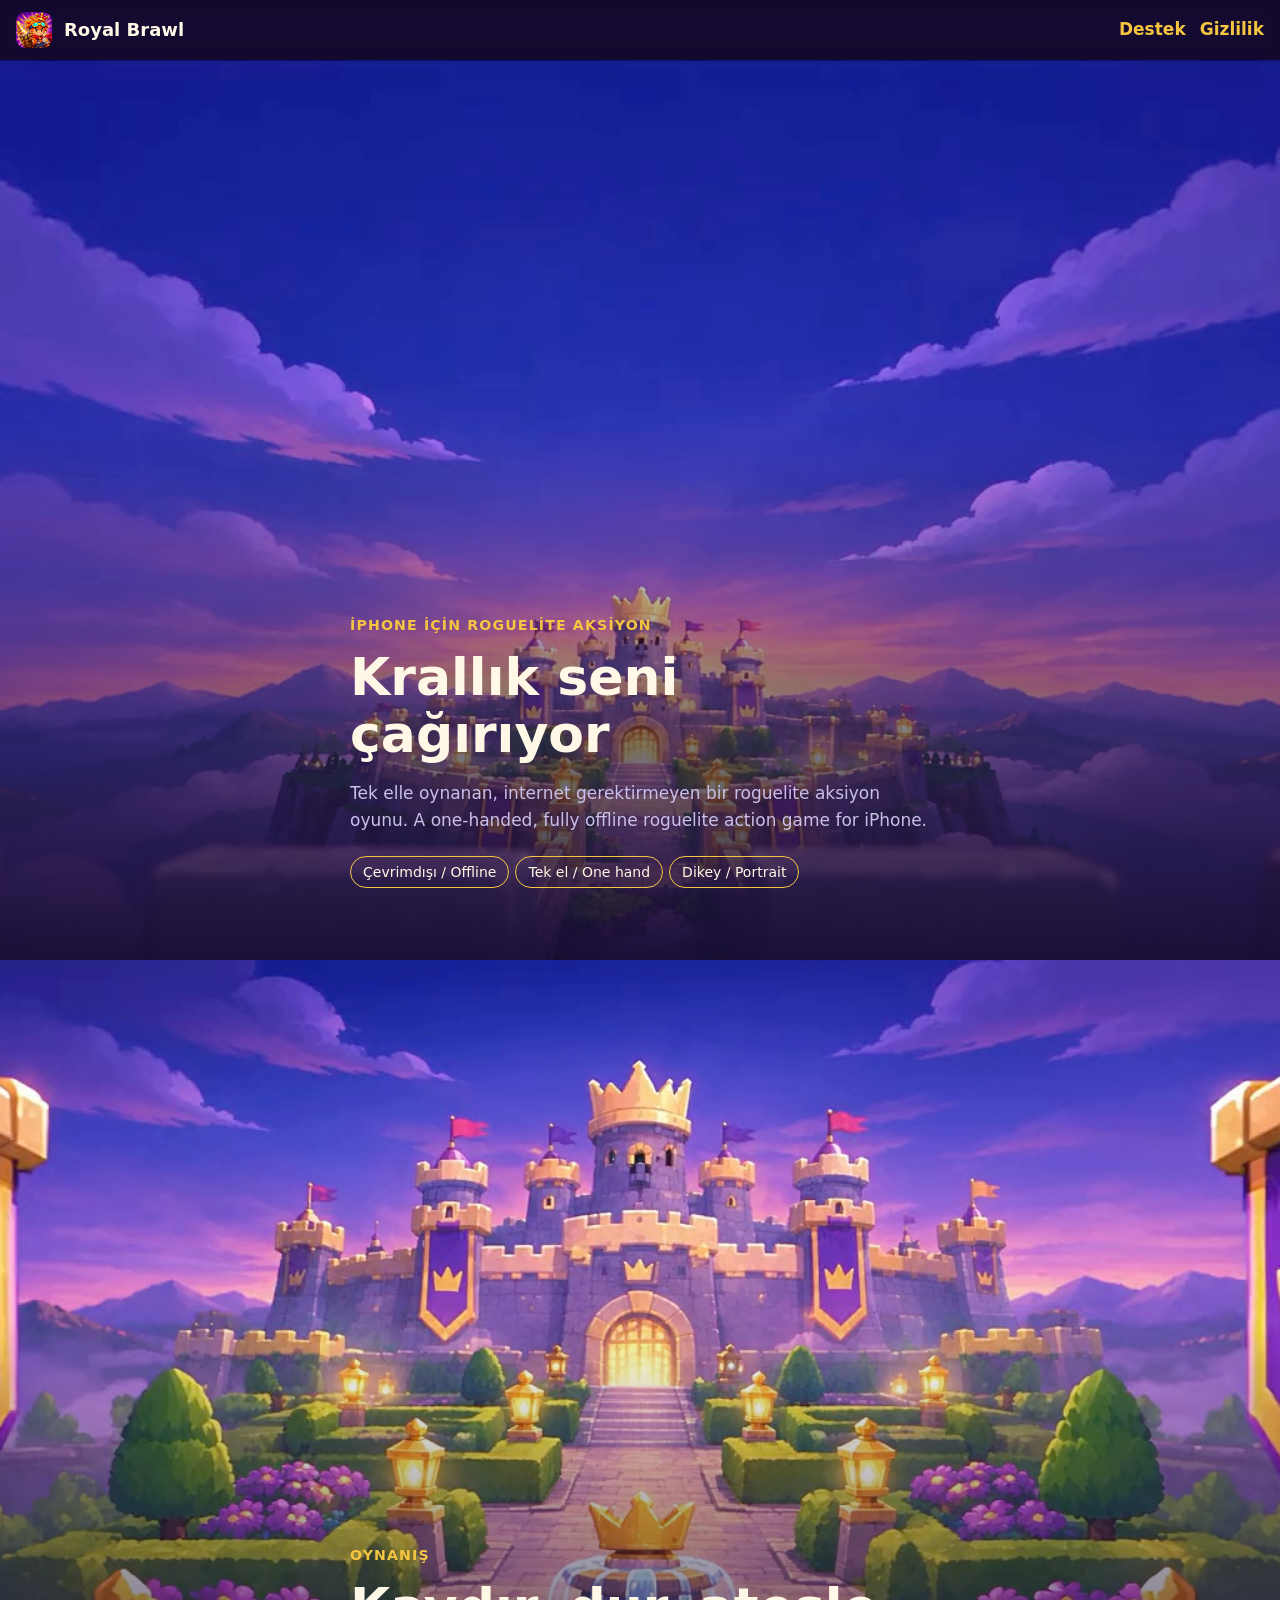
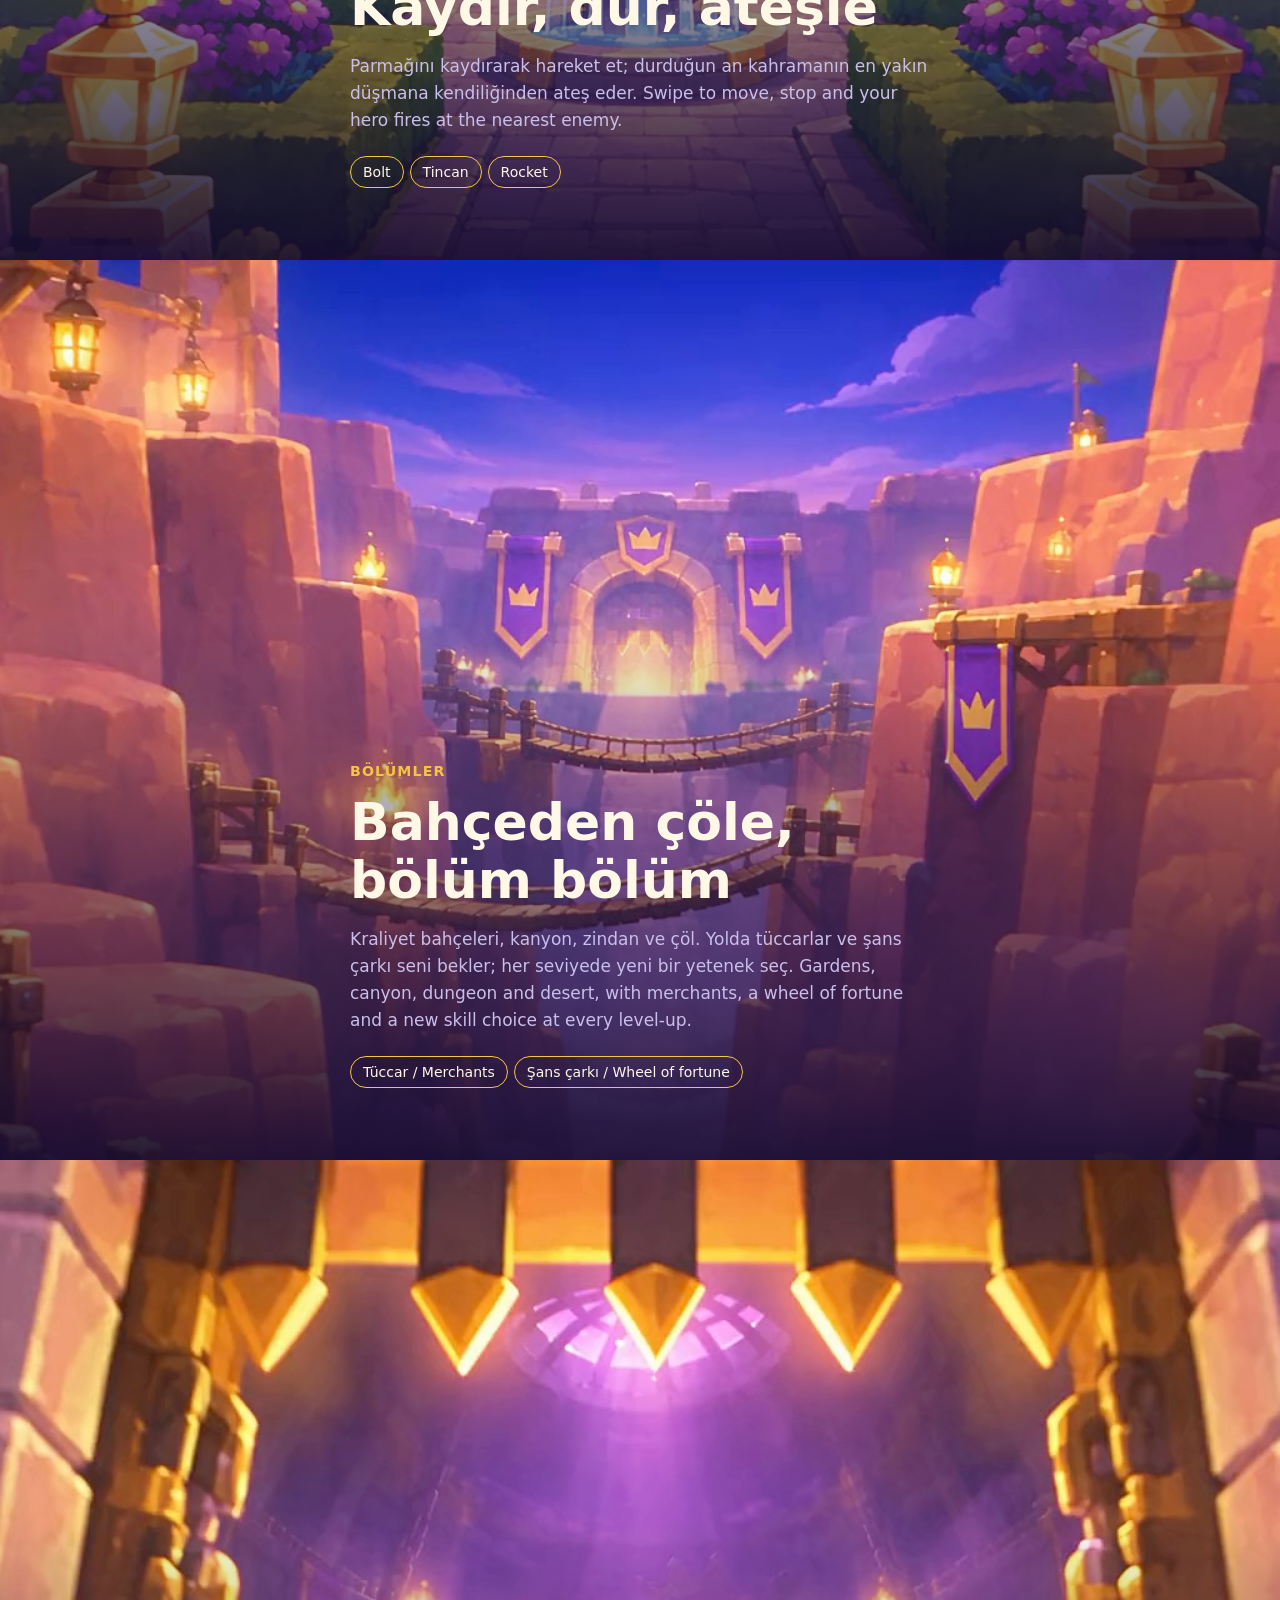
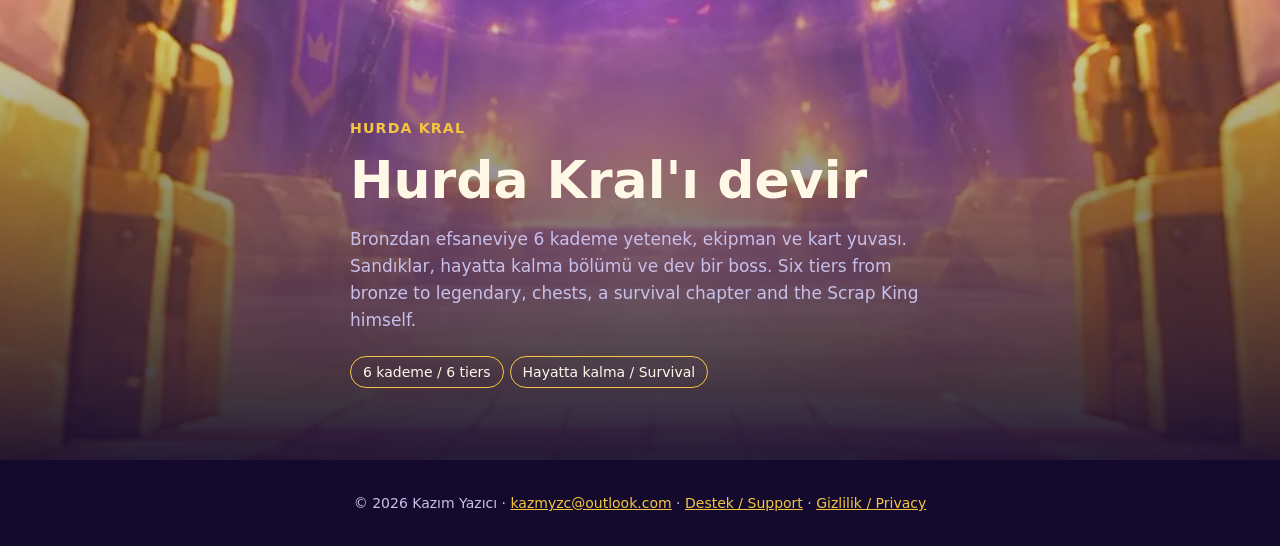
<file: index.html>
<!doctype html>
<html lang="tr">
<head>
<meta charset="utf-8"><meta name="viewport" content="width=device-width,initial-scale=1">
<title>Royal Brawl</title>
<meta name="description" content="Royal Brawl: iPhone için tek elle oynanan, çevrimdışı roguelite aksiyon oyunu.">
<meta property="og:image" content="assets/brand/og.jpg">
<link rel="icon" href="assets/brand/favicon.png"><link rel="stylesheet" href="style.css">
</head>
<body>
<header><img src="assets/brand/icon.png" alt=""><b>Royal Brawl</b><nav><a href="support.html">Destek</a><a href="privacy.html">Gizlilik</a></nav></header>

<section class="scene"><video autoplay muted loop playsinline poster="assets/world/scene-01-mobile-poster.jpg" src="assets/world/scene-01-mobile.mp4"></video>
<div class="card"><small>iPhone için roguelite aksiyon</small><h2>Krallık seni çağırıyor</h2>
<p>Tek elle oynanan, internet gerektirmeyen bir roguelite aksiyon oyunu. A one-handed, fully offline roguelite action game for iPhone.</p>
<div class="tags"><span>Çevrimdışı / Offline</span><span>Tek el / One hand</span><span>Dikey / Portrait</span></div></div></section>

<section class="scene"><video autoplay muted loop playsinline preload="none" poster="assets/world/scene-02-mobile-poster.jpg" src="assets/world/scene-02-mobile.mp4"></video>
<div class="card"><small>Oynanış</small><h2>Kaydır, dur, ateşle</h2>
<p>Parmağını kaydırarak hareket et; durduğun an kahramanın en yakın düşmana kendiliğinden ateş eder. Swipe to move, stop and your hero fires at the nearest enemy.</p>
<div class="tags"><span>Bolt</span><span>Tincan</span><span>Rocket</span></div></div></section>

<section class="scene"><video autoplay muted loop playsinline preload="none" poster="assets/world/scene-03-mobile-poster.jpg" src="assets/world/scene-03-mobile.mp4"></video>
<div class="card"><small>Bölümler</small><h2>Bahçeden çöle, bölüm bölüm</h2>
<p>Kraliyet bahçeleri, kanyon, zindan ve çöl. Yolda tüccarlar ve şans çarkı seni bekler; her seviyede yeni bir yetenek seç. Gardens, canyon, dungeon and desert, with merchants, a wheel of fortune and a new skill choice at every level-up.</p>
<div class="tags"><span>Tüccar / Merchants</span><span>Şans çarkı / Wheel of fortune</span></div></div></section>

<section class="scene"><video autoplay muted loop playsinline preload="none" poster="assets/world/scene-04-mobile-poster.jpg" src="assets/world/scene-04-mobile.mp4"></video>
<div class="card"><small>Hurda Kral</small><h2>Hurda Kral'ı devir</h2>
<p>Bronzdan efsaneviye 6 kademe yetenek, ekipman ve kart yuvası. Sandıklar, hayatta kalma bölümü ve dev bir boss. Six tiers from bronze to legendary, chests, a survival chapter and the Scrap King himself.</p>
<div class="tags"><span>6 kademe / 6 tiers</span><span>Hayatta kalma / Survival</span></div></div></section>

<footer>© 2026 Kazım Yazıcı · <a href="mailto:kazmyzc@outlook.com">kazmyzc@outlook.com</a> · <a href="support.html">Destek / Support</a> · <a href="privacy.html">Gizlilik / Privacy</a></footer>
<script>
const io=new IntersectionObserver(es=>es.forEach(e=>e.isIntersecting&&e.target.classList.add('in')),{threshold:.3});
document.querySelectorAll('.card').forEach(c=>io.observe(c));
</script>
</body>
</html>
</file>
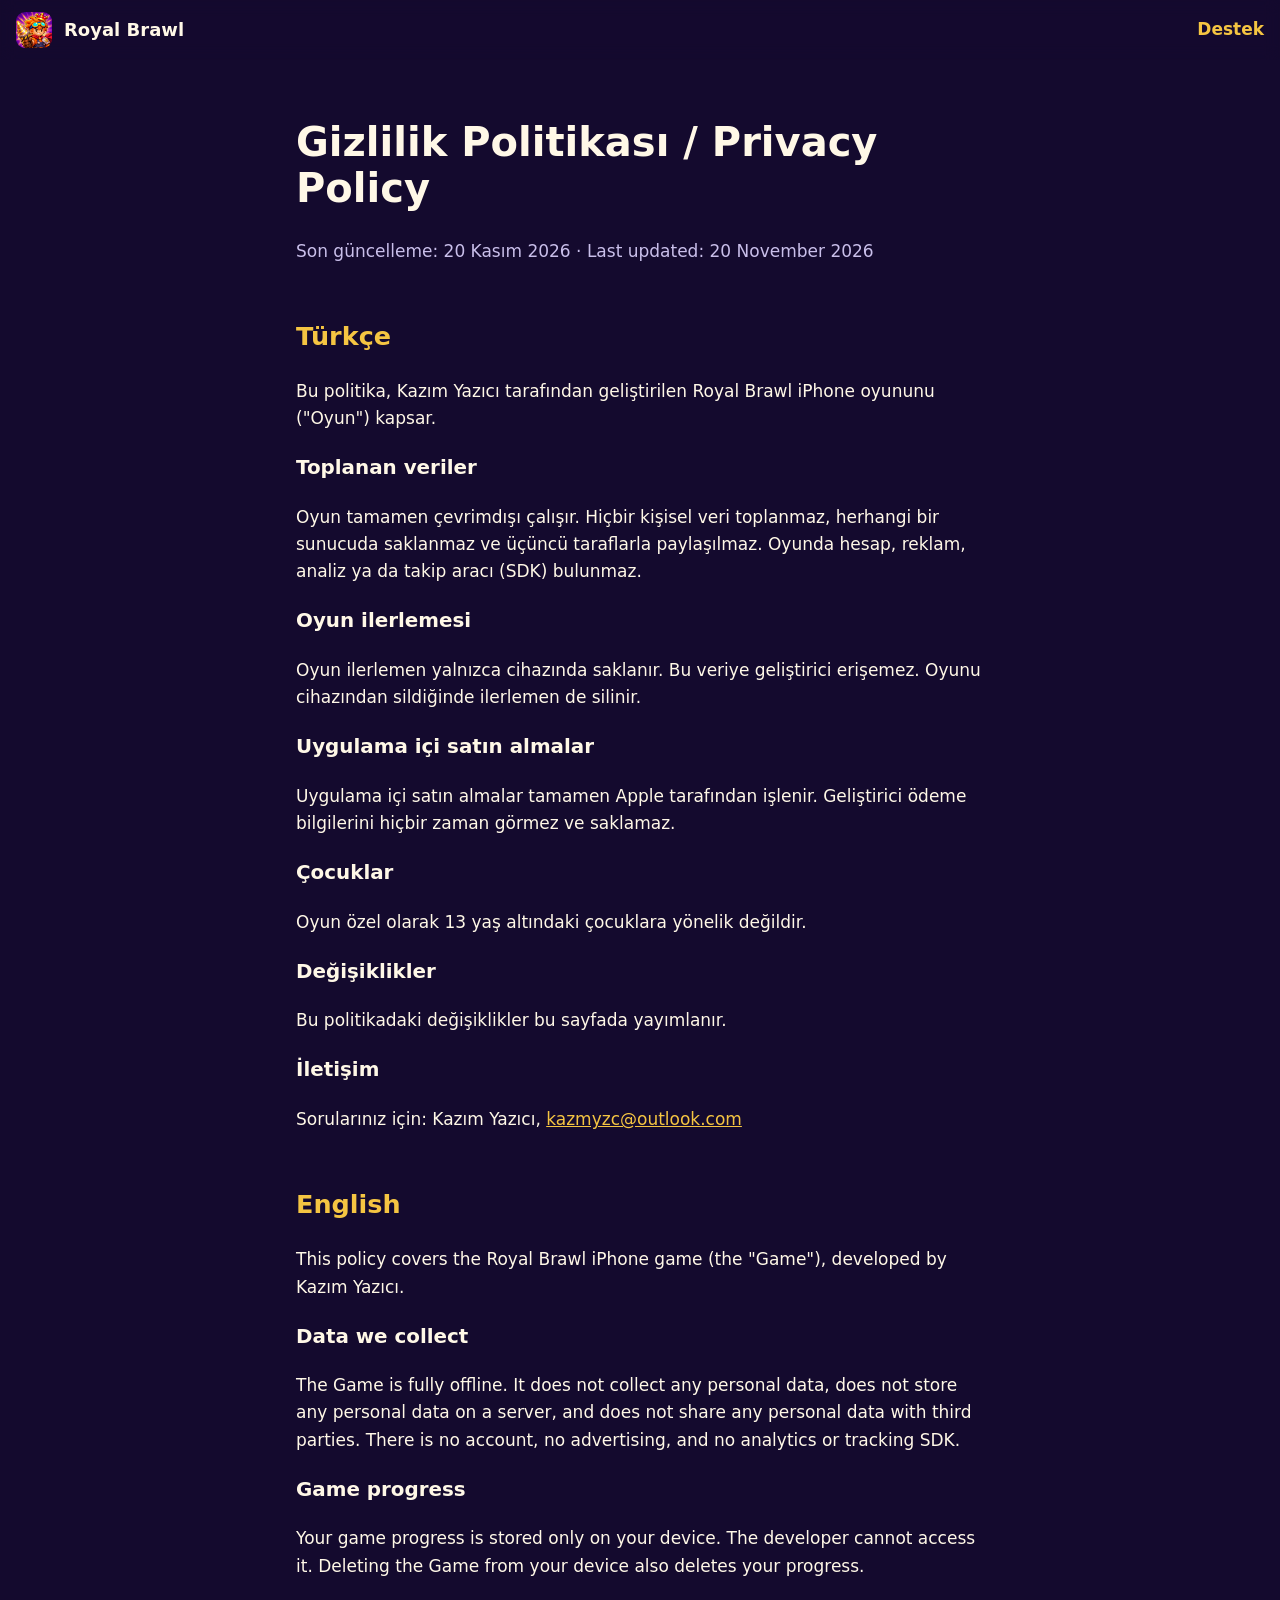
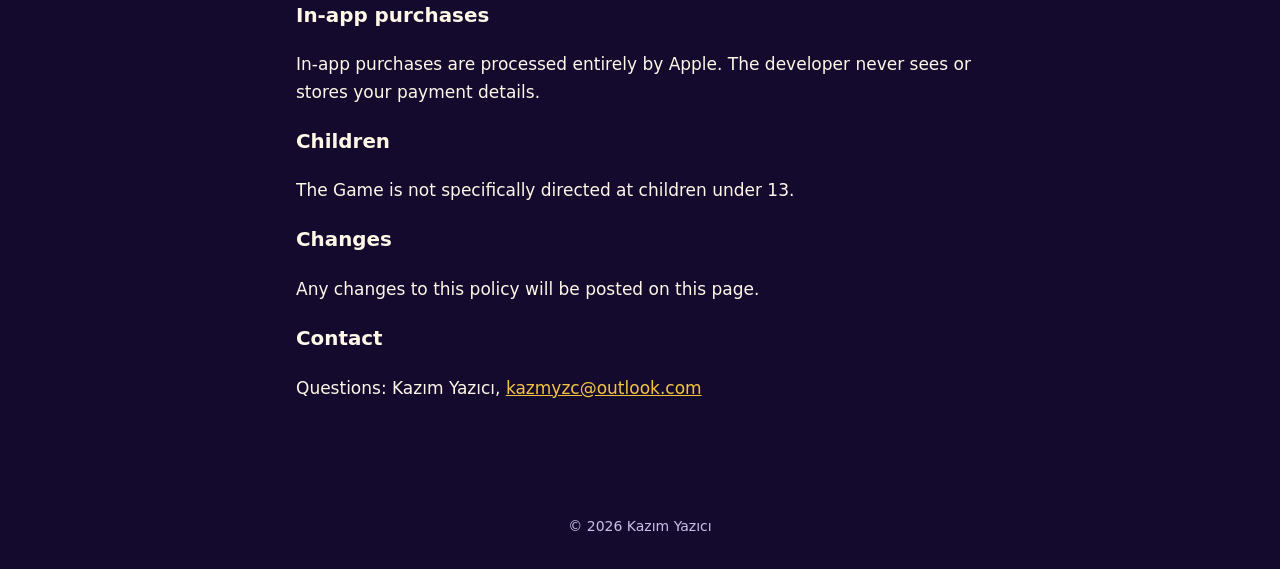
<file: privacy.html>
<!doctype html>
<html lang="tr">
<head>
<meta charset="utf-8"><meta name="viewport" content="width=device-width,initial-scale=1">
<title>Gizlilik Politikası / Privacy Policy | Royal Brawl</title>
<link rel="icon" href="assets/brand/favicon.png"><link rel="stylesheet" href="style.css">
</head>
<body>
<header><img src="assets/brand/icon.png" alt=""><b><a href="./" style="color:inherit;text-decoration:none">Royal Brawl</a></b><nav><a href="support.html">Destek</a></nav></header>
<main class="doc">
<h1>Gizlilik Politikası / Privacy Policy</h1>
<p class="meta">Son güncelleme: 20 Kasım 2026 · Last updated: 20 November 2026</p>

<section lang="tr">
<h2>Türkçe</h2>
<p>Bu politika, Kazım Yazıcı tarafından geliştirilen Royal Brawl iPhone oyununu ("Oyun") kapsar.</p>
<h3>Toplanan veriler</h3>
<p>Oyun tamamen çevrimdışı çalışır. Hiçbir kişisel veri toplanmaz, herhangi bir sunucuda saklanmaz ve üçüncü taraflarla paylaşılmaz. Oyunda hesap, reklam, analiz ya da takip aracı (SDK) bulunmaz.</p>
<h3>Oyun ilerlemesi</h3>
<p>Oyun ilerlemen yalnızca cihazında saklanır. Bu veriye geliştirici erişemez. Oyunu cihazından sildiğinde ilerlemen de silinir.</p>
<h3>Uygulama içi satın almalar</h3>
<p>Uygulama içi satın almalar tamamen Apple tarafından işlenir. Geliştirici ödeme bilgilerini hiçbir zaman görmez ve saklamaz.</p>
<h3>Çocuklar</h3>
<p>Oyun özel olarak 13 yaş altındaki çocuklara yönelik değildir.</p>
<h3>Değişiklikler</h3>
<p>Bu politikadaki değişiklikler bu sayfada yayımlanır.</p>
<h3>İletişim</h3>
<p>Sorularınız için: Kazım Yazıcı, <a href="mailto:kazmyzc@outlook.com">kazmyzc@outlook.com</a></p>
</section>

<section lang="en">
<h2>English</h2>
<p>This policy covers the Royal Brawl iPhone game (the "Game"), developed by Kazım Yazıcı.</p>
<h3>Data we collect</h3>
<p>The Game is fully offline. It does not collect any personal data, does not store any personal data on a server, and does not share any personal data with third parties. There is no account, no advertising, and no analytics or tracking SDK.</p>
<h3>Game progress</h3>
<p>Your game progress is stored only on your device. The developer cannot access it. Deleting the Game from your device also deletes your progress.</p>
<h3>In-app purchases</h3>
<p>In-app purchases are processed entirely by Apple. The developer never sees or stores your payment details.</p>
<h3>Children</h3>
<p>The Game is not specifically directed at children under 13.</p>
<h3>Changes</h3>
<p>Any changes to this policy will be posted on this page.</p>
<h3>Contact</h3>
<p>Questions: Kazım Yazıcı, <a href="mailto:kazmyzc@outlook.com">kazmyzc@outlook.com</a></p>
</section>
</main>
<footer>© 2026 Kazım Yazıcı</footer>
</body>
</html>
</file>
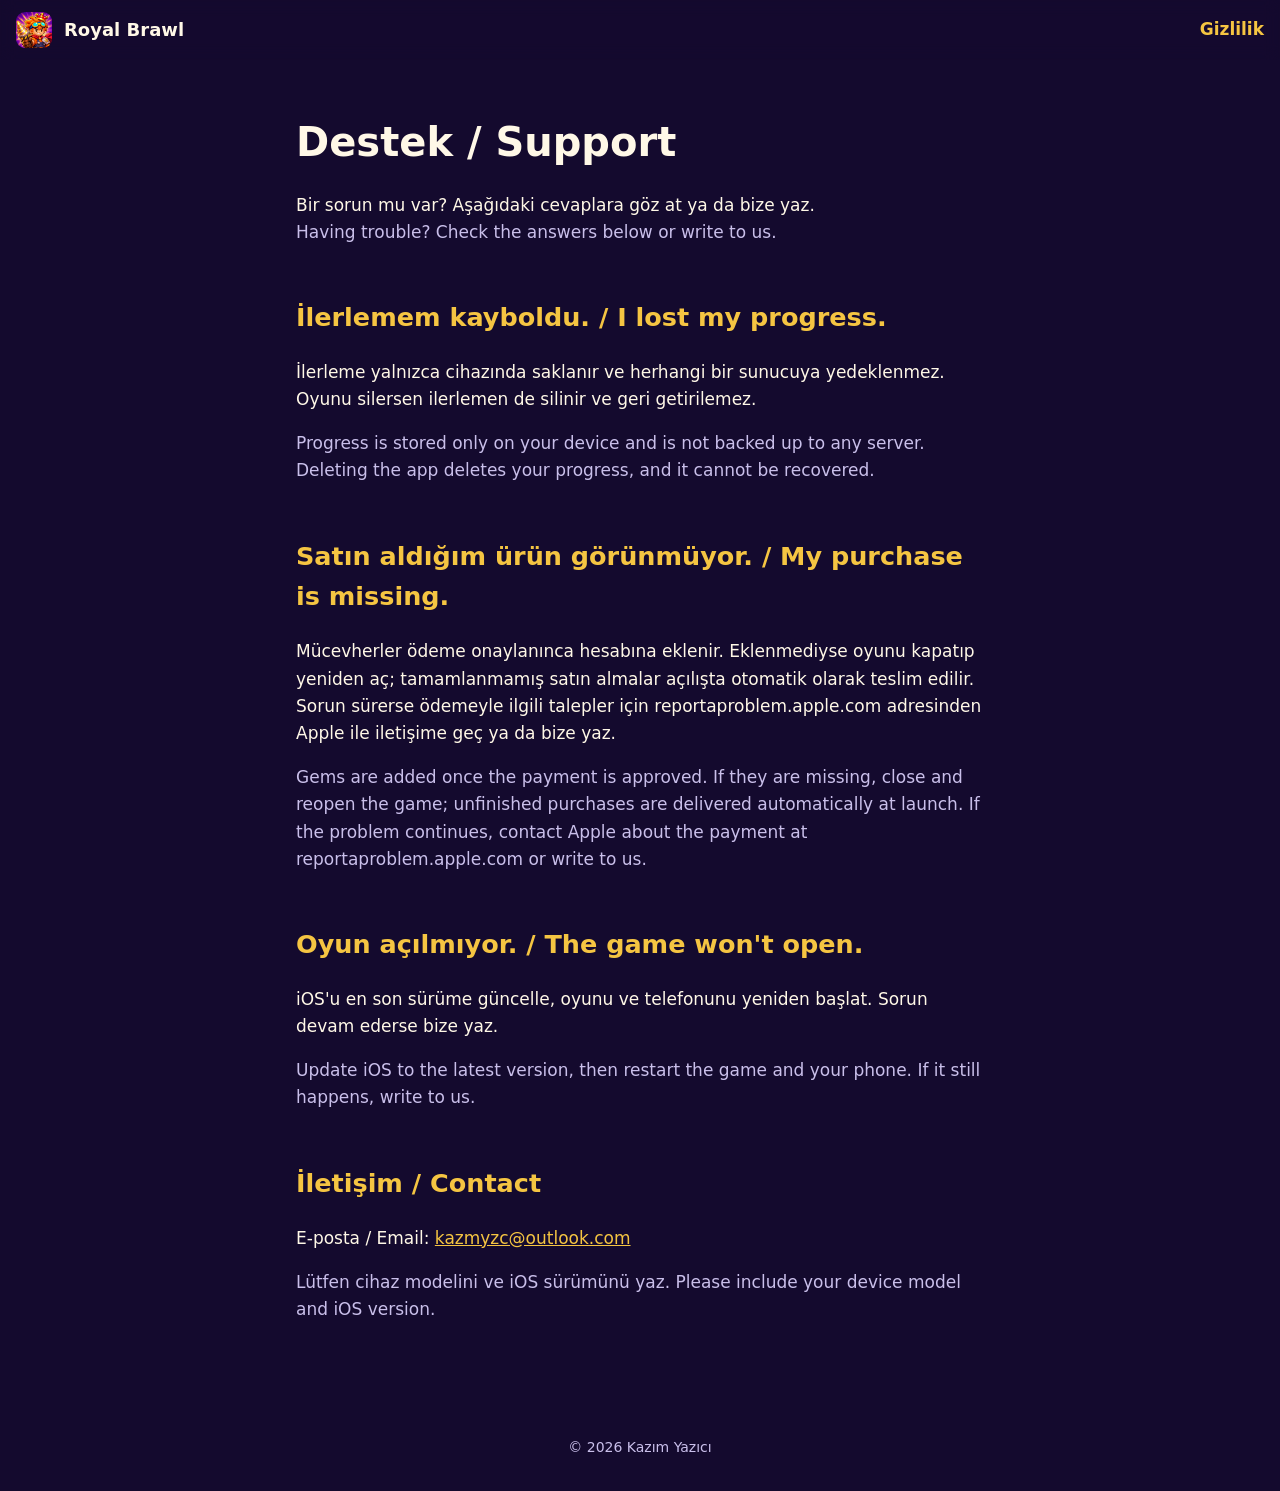
<file: support.html>
<!doctype html>
<html lang="tr">
<head>
<meta charset="utf-8"><meta name="viewport" content="width=device-width,initial-scale=1">
<title>Destek / Support | Royal Brawl</title>
<link rel="icon" href="assets/brand/favicon.png"><link rel="stylesheet" href="style.css">
</head>
<body>
<header><img src="assets/brand/icon.png" alt=""><b><a href="./" style="color:inherit;text-decoration:none">Royal Brawl</a></b><nav><a href="privacy.html">Gizlilik</a></nav></header>
<main class="doc">
<h1>Destek / Support</h1>
<p>Bir sorun mu var? Aşağıdaki cevaplara göz at ya da bize yaz.<br><span class="en" lang="en">Having trouble? Check the answers below or write to us.</span></p>

<h2>İlerlemem kayboldu. <span lang="en">/ I lost my progress.</span></h2>
<p>İlerleme yalnızca cihazında saklanır ve herhangi bir sunucuya yedeklenmez. Oyunu silersen ilerlemen de silinir ve geri getirilemez.</p>
<p class="en" lang="en">Progress is stored only on your device and is not backed up to any server. Deleting the app deletes your progress, and it cannot be recovered.</p>

<h2>Satın aldığım ürün görünmüyor. <span lang="en">/ My purchase is missing.</span></h2>
<p>Mücevherler ödeme onaylanınca hesabına eklenir. Eklenmediyse oyunu kapatıp yeniden aç; tamamlanmamış satın almalar açılışta otomatik olarak teslim edilir. Sorun sürerse ödemeyle ilgili talepler için reportaproblem.apple.com adresinden Apple ile iletişime geç ya da bize yaz.</p>
<p class="en" lang="en">Gems are added once the payment is approved. If they are missing, close and reopen the game; unfinished purchases are delivered automatically at launch. If the problem continues, contact Apple about the payment at reportaproblem.apple.com or write to us.</p>

<h2>Oyun açılmıyor. <span lang="en">/ The game won't open.</span></h2>
<p>iOS'u en son sürüme güncelle, oyunu ve telefonunu yeniden başlat. Sorun devam ederse bize yaz.</p>
<p class="en" lang="en">Update iOS to the latest version, then restart the game and your phone. If it still happens, write to us.</p>

<h2>İletişim / Contact</h2>
<p>E-posta / Email: <a href="mailto:kazmyzc@outlook.com">kazmyzc@outlook.com</a></p>
<p class="en">Lütfen cihaz modelini ve iOS sürümünü yaz. Please include your device model and iOS version.</p>
</main>
<footer>© 2026 Kazım Yazıcı</footer>
</body>
</html>
</file>
<file: style.css>
:root{--bg:#140A2E;--ink:#FFF8E7;--muted:#C9BFEA;--gold:#F5C542}
*{box-sizing:border-box}
body{margin:0;background:var(--bg);color:var(--ink);font:17px/1.6 system-ui,-apple-system,"Segoe UI",sans-serif}
a{color:var(--gold)}
header{position:sticky;top:0;z-index:5;display:flex;align-items:center;gap:12px;padding:12px 16px;background:rgba(20,10,46,.85);backdrop-filter:blur(8px)}
header img{width:36px;height:36px;border-radius:9px}
header b{flex:1;font-size:18px}
header nav a{margin-left:14px;text-decoration:none;font-weight:600}
.scene{position:relative;min-height:100svh;display:flex;align-items:flex-end;overflow:hidden}
.scene video{position:absolute;inset:0;width:100%;height:100%;object-fit:cover}
.scene::after{content:"";position:absolute;inset:0;background:linear-gradient(transparent 40%,rgba(20,10,46,.92))}
.card{position:relative;z-index:1;max-width:620px;margin:0 auto 8svh;padding:0 20px;opacity:0;transform:translateY(40px);transition:opacity .8s,transform .8s}
.card.in{opacity:1;transform:none}
.card small{color:var(--gold);font-weight:700;letter-spacing:.08em;text-transform:uppercase}
.card h2{margin:.2em 0;font-size:clamp(30px,7vw,52px);line-height:1.1}
.card p{color:var(--muted)}
.tags span{display:inline-block;margin:4px 6px 0 0;padding:4px 12px;border:1px solid var(--gold);border-radius:99px;font-size:14px}
.doc{max-width:720px;margin:0 auto;padding:32px 16px 64px}
.doc h1{font-size:clamp(28px,6vw,40px);line-height:1.15}
.doc h2{color:var(--gold);margin-top:2em}
.doc .meta,.doc .en{color:var(--muted)}
footer{padding:32px 16px;text-align:center;color:var(--muted);font-size:14px}
@media (prefers-reduced-motion:reduce){.card{opacity:1;transform:none;transition:none}}
</file>
